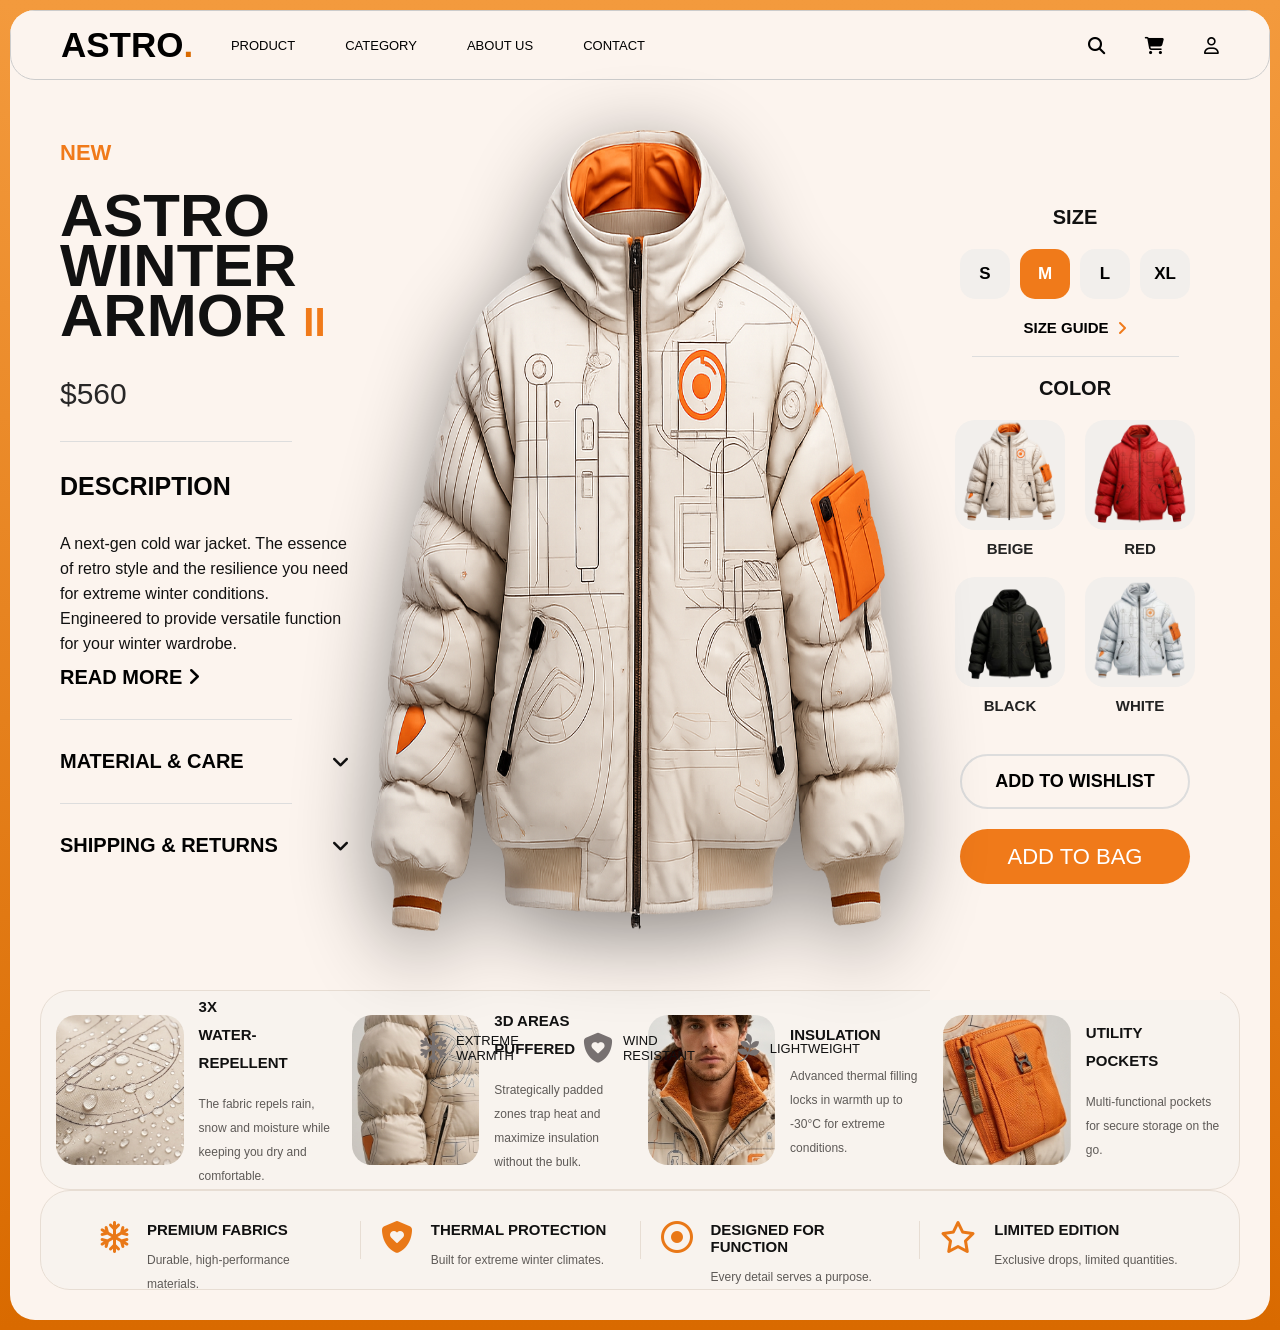
<file: ass-2/Hard/index.html>
<!DOCTYPE html>
<html lang="en">
<head>
    <meta charset="UTF-8">
    <meta name="viewport" content="width=device-width, initial-scale=1.0">
    <title>Ass-2-Anmol-patwa</title>
    <link rel="stylesheet" href="styles.css">
    <link rel="stylesheet"
href="https://cdnjs.cloudflare.com/ajax/libs/font-awesome/6.5.1/css/all.min.css">
</head>
<body>
    <div class="contaier">
        <nav class="navbar">
            <div id="logo">ASTRO<span>.</span></div>
            <div class="nav-links">
                <a href="#">PRODUCT</a>
                <a href="#">CATEGORY</a>
                <a href="#">ABOUT US</a>
                <a href="#">CONTACT</a>
            </div>
            <div id="nav-right">
                <i class="fa-solid fa-magnifying-glass"></i>
                <i class="fa-solid fa-cart-shopping"></i>
                <i class="fa-regular fa-user"></i>
            </div>
        </nav>
        <div class="center">
            <div id="left-cen">
                <h4>NEW</h4>

                <h1>ASTRO <br>
                     WINTER <br>
                      ARMOR <span>II</span>
                </h1>

                <h2>$560</h2>
                <hr>
                <div class="description">
                    <h3>DESCRIPTION</h3>

                    <p>
                        A next-gen cold war jacket. The essence of retro style
                        and the resilience you need for extreme winter conditions.
                        Engineered to provide versatile function for your winter
                        wardrobe.
                    </p>

                    <a href="#">
                        READ MORE 
                        <i class="fa-solid fa-angle-right"></i>
                    </a>
                </div>
                <hr>
                <div class="dropdown">
                    <h3>MATERIAL & CARE</h3>
                    <i class="fa-solid fa-angle-down"></i>
                </div>
                <hr>
                <div class="dropdown">
                    <h3>SHIPPING & RETURNS</h3>
                    <i class="fa-solid fa-angle-down"></i>
                </div>
            </div>
            <div id="cen">
                
                <img src="ASSTES/image.png" alt="">
                <div class="features">

                    <div class="feature">
                        <i class="fa-regular fa-snowflake"></i>
                        <p>EXTREME WARMTH</p>
                    </div>

                    <div class="feature">
                        <i class="fa-solid fa-shield-heart"></i>
                        <p>WIND RESISTANT</p>
                    </div>

                    <div class="feature">
                        <i class="fa-brands fa-pagelines"></i>
                        <p>LIGHTWEIGHT</p>
                    </div>

                </div>
            
            </div>

            <div class="right-cen">
                <h3>SIZE</h3>
                <div class="size-options">
                    <button>S</button>
                    <button>M</button>
                    <button>L</button>
                    <button>XL</button>
                </div>
                <h4>SIZE GUIDE 
                    <i class="fa-solid fa-angle-right"></i>
                </h4>
                <hr>

                <h3>COLOR</h3>
                <div class="colors">

                    <div class="color-box">
                        <button class="img-btn active">
                            <img src="ASSTES/image.png" alt="">
                        </button>
                        <p>BEIGE</p>
                    </div>

                    <div class="color-box">
                        <button class="img-btn">
                            <img src="ASSTES/red.png" alt="">
                        </button>
                        <p>RED</p>
                    </div>

                </div>
                <div class="colors">

                    <div class="color-box">
                        <button class="img-btn active">
                            <img src="ASSTES/black.png" alt="">
                        </button>
                        <p>BLACK</p>
                    </div>

                    <div class="color-box">
                        <button class="img-btn">
                            <img src="ASSTES/white.png" alt="">
                        </button>
                        <p>WHITE</p>
                    </div>

                </div>
                <div id="rig-cen-but">
                    <button id="wishlist-btn">ADD TO WISHLIST</button>
                    <button id="bag-btn">ADD TO BAG</button>
                </div>
            </div>

        </div>
        <div id="footer">
            <div id="upper">

                <div class="footer-card">
                    <img src="ASSTES/2.png" alt="">

                    <div class="card-content">
                        <h3>3X <br> WATER-REPELLENT</h3>

                        <p>
                            The fabric repels rain, snow and moisture
                            while keeping you dry and comfortable.
                        </p>
                    </div>
                </div>


                <div class="footer-card">
                    <img src="ASSTES/1.png" alt="">

                    <div class="card-content">
                        <h3>3D AREAS <br> PUFFERED</h3>
                        <p>
                            Strategically padded zones trap heat and
                            maximize insulation without the bulk.
                        </p>
                    </div>
                </div>


                <div class="footer-card">
                    <img src="ASSTES/3.png" alt="">

                    <div class="card-content">
                         <h3>INSULATION</h3>

                        <p>
                            Advanced thermal filling locks in warmth
                            up to -30°C for extreme conditions.
                        </p>
                    </div>
                </div>


                <div class="footer-card">
                    <img src="ASSTES/4.png" alt="">

                    <div class="card-content">
                        <h3>UTILITY <br> POCKETS</h3>

                        <p>
                            Multi-functional pockets for secure
                            storage on the go.
                        </p>
                    </div>
                </div>

            </div>

             <div id="down">

        <div class="down-card">
            <i class="fa-regular fa-snowflake"></i>

            <div>
                <h4>PREMIUM FABRICS</h4>
                <p>Durable, high-performance materials.</p>
            </div>
        </div>


        <div class="down-card">
            <i class="fa-solid fa-shield-heart"></i>

            <div>
                <h4>THERMAL PROTECTION</h4>
                <p>Built for extreme winter climates.</p>
            </div>
        </div>


        <div class="down-card">
            <i class="fa-regular fa-circle-dot"></i>

            <div>
                <h4>DESIGNED FOR FUNCTION</h4>
                <p>Every detail serves a purpose.</p>
            </div>
        </div>


        <div class="down-card">
            <i class="fa-regular fa-star"></i>

            <div>
                <h4>LIMITED EDITION</h4>
                <p>Exclusive drops, limited quantities.</p>
            </div>
        </div>

            </div>
        </div>
    </div>

    
</body>
</html>
</file>
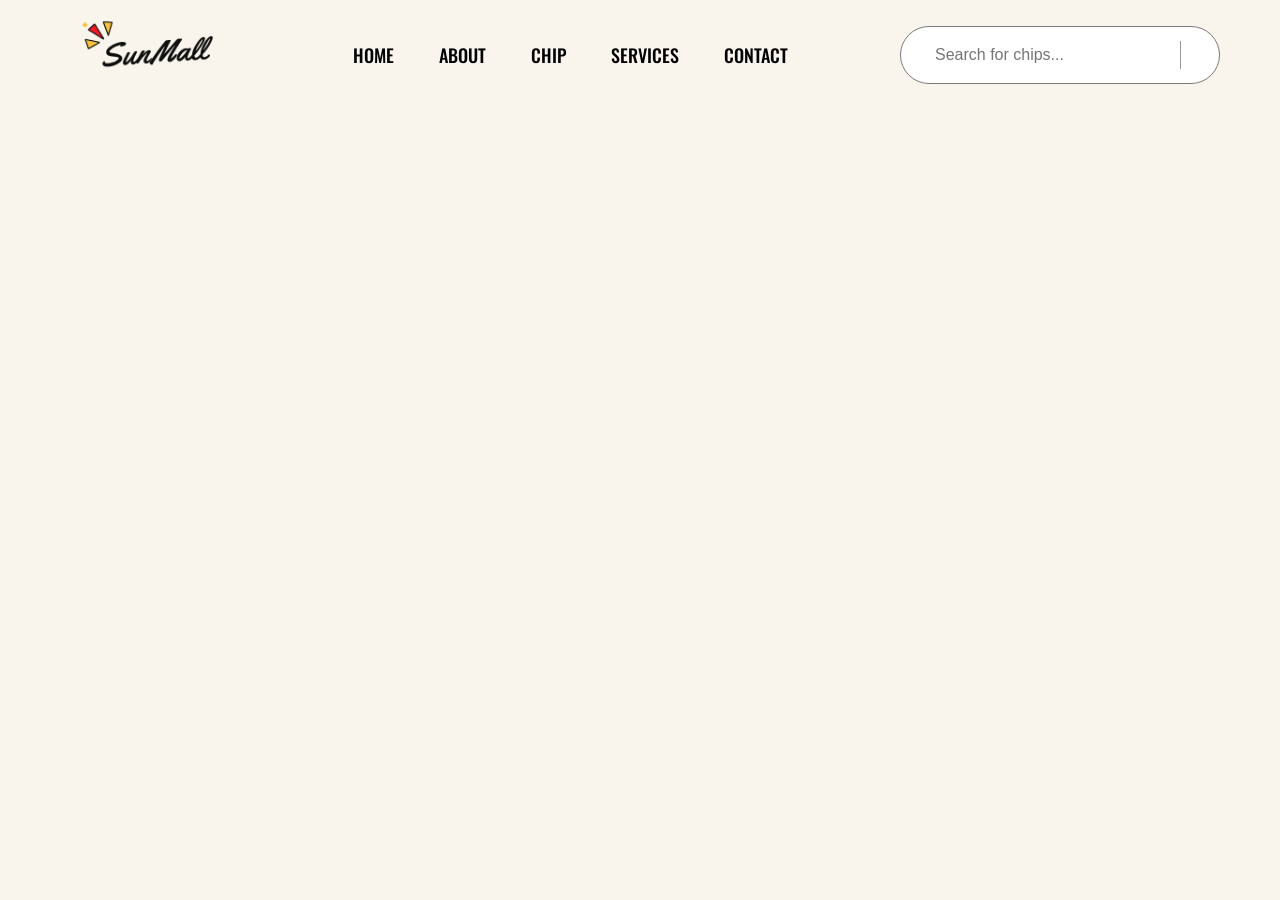
<file: ass-3/medium/index.html>
<!DOCTYPE html>
<html lang="en">
<head>
    <meta charset="UTF-8">
    <meta name="viewport" content="width=device-width, initial-scale=1.0">
    <title>Ass-3-Anmol</title>
    <link rel="stylesheet" href="styles.css">
    <link href="https://fonts.googleapis.com/css2?family=Oswald:wght@400;500;600&display=swap" rel="stylesheet">
    
</head>
<body>
    <div class="main">
        <div class="navbar">
            <img src="ChatGPT Image May 11, 2026, 05_14_16 PM.png" alt="Logo">

            <div id="hero">
                <a href="">HOME</a>
                <a href="">ABOUT</a>
                <a href="">CHIP</a>
                <a href="">SERVICES</a>
                <a href="">CONTACT</a>
            </div>
            
            <div class="search-box">

                <div class="left">
                    <i class="ri-search-line"></i>
                    <input type="text" placeholder="Search for chips..." />
                </div>

                <div class="right">
                    <div class="line"></div>

                    <i class="ri-shopping-bag-fill bag"></i>
                </div>

            </div>

        </div>
    </div>
    
</body>
</html>
</file>
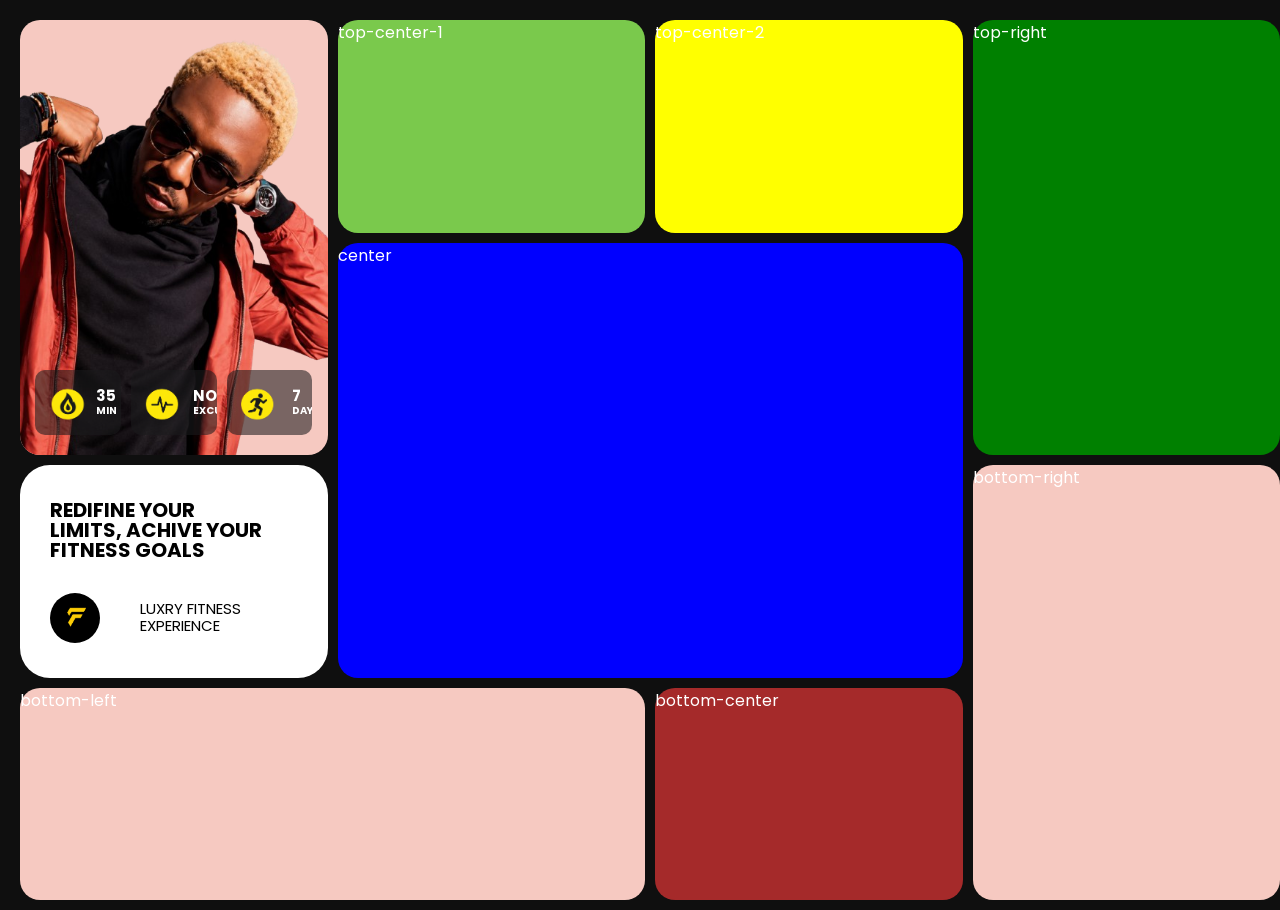
<file: ass-4/easy/ ass-1/index.html>
<!DOCTYPE html>
<html lang="en">
<head>
    <meta charset="UTF-8">
    <meta name="viewport" content="width=device-width, initial-scale=1.0">
    <title>Ass-4-Anmol</title>
    <link rel="stylesheet" href="style.css">
    <link rel="preconnect" href="https://fonts.googleapis.com">
<link rel="preconnect" href="https://fonts.gstatic.com" crossorigin>
<link href="https://fonts.googleapis.com/css2?family=Poppins:wght@400;500;600;700;800&display=swap" rel="stylesheet">
</head>
<body>

    <div class="top-left">

        <img src="Assets/man.png" alt="">
        <div id="cards">
            <div id="card">
                <img src="Assets/flame_icon.png" alt="">
                <h3>35 <br> <span>MIN</span></h3>
            </div>
            <div id="card">
                <img src="Assets/heartbeat_icon.png" alt="image">
                <h3>NO<br> <span>EXCUSE</span></h3>
                
            </div>
            <div id="card">
                <img src="Assets/running_icon.png" alt="image">
                <h3>7<br> <span>DAYS</span></h3>
            </div>
        </div>


    </div>
    <div class="top-center-1">top-center-1</div>
    <div class="top-center-2">top-center-2</div>
    <div class="top-right">top-right</div>
    <div class="center-left">

        <h2>REDIFINE YOUR <br> LIMITS, ACHIVE YOUR <br>FITNESS GOALS</h2>

        <div id="center-left-div">
                <img src="Assets/image copy.png" alt="image">
                <h4>LUXRY FITNESS <br> EXPERIENCE</h4>
        </div>

    </div>
    <div class="center">center</div>
    <div class="bottom-left">bottom-left</div>
    <div class="bottom-center">bottom-center</div>
    <div class="bottom-right">bottom-right</div>
    
</body>
</html>
</file>
<file: ass-2/Hard/styles.css>
*{
    margin: 0;
    padding: 0;
    box-sizing: border-box;
}

html,
body{
    width: 100%;
    min-height: 100%;
    background: linear-gradient(to bottom, #F39A3D, #D96A00);
    padding: 5px;
    font-family: 'Inter', sans-serif;
}
.contaier{
    height: 100%;
    width: 100%;
    background-color: #FCF4EE;
    border-radius: 25px;
    overflow: hidden;

}
.navbar{
    width: 100%;
    height: 70px;

    display: flex;
    justify-content: space-between;
    align-items: center;

    border-radius: 0 0 25px 25px;
    background-color: #FCF4EE;
    padding: 0 50px;
    border: 1px solid #ccc;
}
#logo{
    font-size: 35px;
    font-weight: 700;
}
#logo span{
    font-size: 35px;
    color: #D96A00;
}
.nav-links {
    display: flex;
    gap: 50px;
    margin-right: 35%;
}
.nav-links a{
    text-decoration: none;
    font-size: 13px;
    color: black;
    font-weight: 500;
    transition: 0.3s ease;
}
.nav-links a:hover{
    color: #f76700;

}
#nav-right{
    display: flex;
    gap: 40px;
}
#nav-right i{
    font-size: 17px;
    color: black;
    cursor: pointer;
    transition: 0.3s ease;
}
#nav-right i:hover{
    color: #f76700;
}

.center{
    width: 100%;
    height: 100%;
    display: flex;
    justify-content: space-between;
    align-items: stretch;
    padding: 10px 50px;

}
#left-cen{
    height: 100%;
    width: 25%;
    font-family: 'Inter', sans-serif;
    overflow: hidden;
    padding-top: 50px;

}

#left-cen h4{
    color: #F07A1A;
    font-size: 22px;
    font-weight: 700;
    margin-bottom: 25px;
}
#left-cen h1{
    font-size: 60px;
    line-height: 90px;
    font-weight: 800;
    color: #111;
    line-height: 50px;
}
#left-cen h1 span{
    font-size: 40px;
    color: #F07A1A;
}
#left-cen h2{
    font-size: 30px;
    font-weight: 400;
    margin-top: 30px;
    margin-bottom: 30px;
    color: #282727;
}
#left-cen hr{
    border: none;
    height: 1px;
    width: 80%;
    background-color: #ddd;
    margin: 30px 0;
}
.description{
    display: flex;
    flex-direction: column;
    gap: 10px;
}
.description h3{
    font-size: 25px;
    color: #040404;
    font-weight: 700;
    margin-bottom: 20px;
}

.description p{
    font-size: 16px;
    color: #111;
    line-height: 25px;


}
.description a{
    font-size: 20px;
    text-decoration: none;
    color: black;
    font-weight: 700;
    transition: 0.3s ease;
}
.description a:hover{
    color: #f76700;
}
.description a i{
    font-size: 20px;
}
.dropdown{
    display: flex;
    justify-content: space-between;
    align-items: center;
}
.dropdown h3{
    font-size: 20px;
    color: #020202;
    font-weight: 700;
}
.dropdown i{
    font-size: 20px;
    color: #111;
    cursor: pointer;
    transition: 0.3s ease;
}

#cen{
    position: absolute;
    height: 100%;
    width: 50%;
    justify-content: center;
    align-items: center;
    top: 60%;
    left: 50%;
    transform: translate(-50%, -50%);
}
#cen img{
    margin-top: 20px;
    width: 100%;
    height: 100%;
    filter: drop-shadow(0px 20px 40px rgba(0,0,0,0.45));
}
.features{
    margin-top: 3%;
    display: flex;
    justify-content: space-between;
    gap: 20px;
    padding: 0 100px;
}

.feature{
    display: flex;
    align-items: center;
    gap: 10px;
}
.feature i{
    font-size: 30px;
    color: #777171;
}
.feature p{
    font-size: 13px;
    color: #111;
    font-weight: 300;
}

.right-cen{
    width: 25%;
    padding: 10% 30px;
    display: flex;
    flex-direction: column;
    align-items: center;
    background-color: #FCF4EE;
    font-family: 'Inter', sans-serif;
}

.right-cen h3{
    font-size: 20px;
    font-weight: 700;
    color: #111;
    margin-bottom: 20px;
}

.size-options{
    display: flex;
    gap: 10px;
    margin-bottom: 20px;
}

.size-options button{
    width: 50px;
    height: 50px;
    border: none;
    border-radius: 15px;
    background-color: #f2efec;
    font-size: 17px;
    font-weight: 600;
    cursor: pointer;
    transition: 0.3s;
}

.size-options button:nth-child(2){
    background-color: #F07A1A;
    color: white;
}

.right-cen h4{
    display: flex;
    align-items: center;
    gap: 8px;
    font-size: 15px;
    font-weight: 700;
    margin-bottom: 20px;
    cursor: pointer;
}

.right-cen h4 i{
    color: #F07A1A;
    font-size: 16px;
}

.right-cen hr{
    width: 90%;
    border: none;
    height: 1px;
    background-color: #ddd;
    margin-bottom: 20px;
}

.colors{
    display: flex;
    gap: 20px;
    margin-bottom: 20px;
}

.color-box{
    display: flex;
    flex-direction: column;
    align-items: center;
    gap: 10px;
}

.img-btn{
    width: 110px;
    height: 110px;
    border: none;
    border-radius: 20px;
    background-color: #f2efec;
    overflow: hidden;
    cursor: pointer;
}

.img-btn img{
    width: 100%;
    height: 100%;
    object-fit: cover;
}

.color-box p{
    font-size: 15px;
    font-weight: 600;
    color: #222;
}

#rig-cen-but{
    width: 100%;
    margin-top: 20px;

    display: flex;
    flex-direction: column;
    gap: 20px;
}

#wishlist-btn{
    width: 100%;
    height: 55px;
    border-radius: 40px;
    border: 2px solid #ddd;
    background-color: transparent;

    font-size: 18px;
    font-weight: 600;
    cursor: pointer;
    transition: 0.3s;
}

#wishlist-btn:hover{
    border-color: #F07A1A;
    color: #F07A1A;
}

#bag-btn{
    width: 100%;
    height: 55px;
    border: none;
    border-radius: 45px;
    background-color: #F07A1A;
    color: white;

    font-size: 22px;
    font-weight: 500;
    cursor: pointer;
    transition: 0.3s;
}

#bag-btn:hover{
    background-color: #d96700;
}
/* SIZE BUTTON HOVER */
.size-options button:hover{
    border: 2px solid #F07A1A;
    background-color: white;
    color: #F07A1A;
}
/* COLOR BUTTON HOVER */
.img-btn:hover{
    border: 2px solid #F07A1A;
}

#footer{
    width: 100%;
    padding: 30px;
    margin-top: -50px;
}
#upper{
    width: 100%;
    height: 200px;
    background-color: #F8F3EE;

    border: 1px solid #E7DDD3;
    border-radius: 30px;

    display: flex;
    justify-content: space-between;
    gap: 15px;

    padding: 15px;
}
.footer-card{
    flex: 1;

    display: flex;
    align-items: center;
    gap: 15px;

}
.footer-card img{
    width: 48%;
    height: 150px;

    object-fit: cover;
    border-radius: 20px;
}

.card-content{
    width: 52%;
}

.card-content h3{
    font-size: 15px;
    line-height: 28px;
    color: #111;
    margin-bottom: 15px;
    text-align: left
}

.card-content p{
    font-size: 12px;
    line-height: 24px;
    color: #5e5a57;
}


#down{    
    width: 100%;
    height: 100px;        
    background-color: #F8F3EE;    
    border: 1px solid #E7DDD3;    
    border-radius: 30px;    
    display: flex;    
    justify-content: space-between;    
    padding: 30px 40px;
}
.down-card{
    flex: 1;    
    display: flex;    
    align-items: flex-start;    
    gap: 18px;    padding: 0 20px;
}
.down-card:not(:last-child){ 
    border-right: 1px solid #E7DDD3;
}
.down-card i{ 
    font-size: 32px;
    color: #E97817;
}
.down-card h4{
    font-size: 15px;    
    color: #111;    
    margin-bottom: 10px;
}
.down-card p{
    font-size: 12px;    
    color: #5e5a57;    
    line-height: 24px;
}
</file>
<file: ass-3/medium/styles.css>
*{
    padding: 0;
    margin: 0;
    box-sizing: border-box;

}

html, body{
    height: 100%;
    width: 100%;
}

.main{
    height: 100vh;
    width: 100%;
    background-color: #FAF5EC;
}

.navbar{
    width: 100%;
    height: 110px;

    display: flex;
    align-items: center;
    justify-content: space-between;

    padding: 0 60px;
}

.navbar img{
    height: 120px;
    width: auto;
    object-fit: contain;
}
#hero{
    display: flex;
    align-items: center;
    gap: 45px;
}

#hero a{
    text-decoration: none;
    font-family: 'Oswald', sans-serif;
    font-size: 18px;
    font-weight: 500;
    color: black;
}
.search-box{
    width: 320px;
    height: 58px;
    border: 1.5px solid #7a7a7a;
    border-radius: 50px;

    display: flex;
    align-items: center;
    justify-content: space-between;

    padding: 0 22px;
    background: #fff;
}

.left{
    display: flex;
    align-items: center;
    gap: 12px;
    flex: 1;
}

.left i{
    font-size: 22px;
    color: #d4a017;

    display: flex;
    align-items: center;
    justify-content: center;
}

.left input{
    width: 100%;
    border: none;
    outline: none;
    background: transparent;

    font-size: 16px;
    color: #555;
}

.right{
    display: flex;
    align-items: center;
    gap: 16px;
}

.line{
    width: 1px;
    height: 28px;
    background: #999;
}

.bag{
    font-size: 20px;
    color: #000;

    display: flex;
    align-items: center;
    justify-content: center;

    cursor: pointer;
}
</file>
<file: ass-4/easy/ ass-1/style.css>
*{
    padding: 0%;
    margin: 0;
    box-sizing: border-box;
}
html, body{
    height: 70%;
    width: 100%;
    background-color: rgb(15, 15, 15);
    color: white;
    font-family: 'Poppins', sans-serif;
    display: grid;
    grid-template-columns: repeat(4, 1fr);
    grid-template-rows: repeat(4, 1fr);

    grid-template-areas: 
    "top-left top-center-1 top-center-2 top-right"
    "top-left center center top-right"
    "center-left center center bottom-right"
    "bottom-left bottom-left bottom-center bottom-right" ;

    gap: 10px;
    min-width: 100vw;
    min-height: 100vh;
    padding: 10px;

}

.top-left{
    border-radius: 20px;
    overflow: hidden;
    grid-area: top-left;
    background-color: #F6C9C1;
    position: relative;
}
.top-left img{
    height: 100%;
    width: 100%;
    object-fit: cover;
    display: block;
}

#cards{
    height: 15%;
    width: 90%;
    position: absolute;
    bottom: 20px;
    left: 5%;


    display: grid;
    grid-template-columns: repeat(3, 1fr);
    justify-content: center;
    gap: 10px;
    z-index: 10;


}
#card{
    display: flex;
    background-color: rgba(28, 28, 29, 0.567);
    border-radius: 10px;
    padding: 10px;
    overflow: hidden;
    align-items: center;
    gap: 10px;
}

#card h3{
    font-size: 15px;
    line-height: 0.9;
}
#card span{
    font-size: 10px;
}
#card img{
    height: 100%;
    width: 100%;
}


.top-center-1{
    border-radius: 20px;
    grid-area: top-center-1;
    background-color: rgb(122, 201, 76);
}
.top-center-2{
    border-radius: 20px;
    grid-area: top-center-2;
    background-color: yellow;
}
.top-right{
    border-radius: 20px;
    grid-area: top-right;
    background-color: green;
}
.center-left{
    grid-area: center-left;

    background-color: white;
    color: black;
    border-radius: 30px;
    padding: 35px 30px;
    display: grid;
    grid-template-rows: 1fr auto;
    overflow: hidden;
    gap: 30px;
}

/* Heading */
.center-left h2{
    font-family: 'Poppins', sans-serif;
    font-size: 20px;
    font-weight: 700;

    line-height: 1;
}

/* Bottom logo section */
#center-left-div{
    display: grid;
    grid-template-columns: 90px 1fr;
    align-items: center;
}

/* Logo */
#center-left-div img{
    height: 50px;
    width: 50px;

    border-radius: 50%;
    object-fit: cover;
}

/* Text */
#center-left-div h4{
    font-size: 15px;
    font-weight: 400;

    line-height: 1.1;
}
.center{
    border-radius: 20px;
    grid-area: center;

    background-color: blue;
}
.bottom-left{
    border-radius: 20px;
    grid-area: bottom-left;
    background-color: #F6C9C1;
}
.bottom-center{
    border-radius: 20px;
    grid-area: bottom-center;
    background-color: brown;
}
.bottom-right{
    border-radius: 20px;
    grid-area: bottom-right;
    background-color: #F6C9C1;
}
</file>
